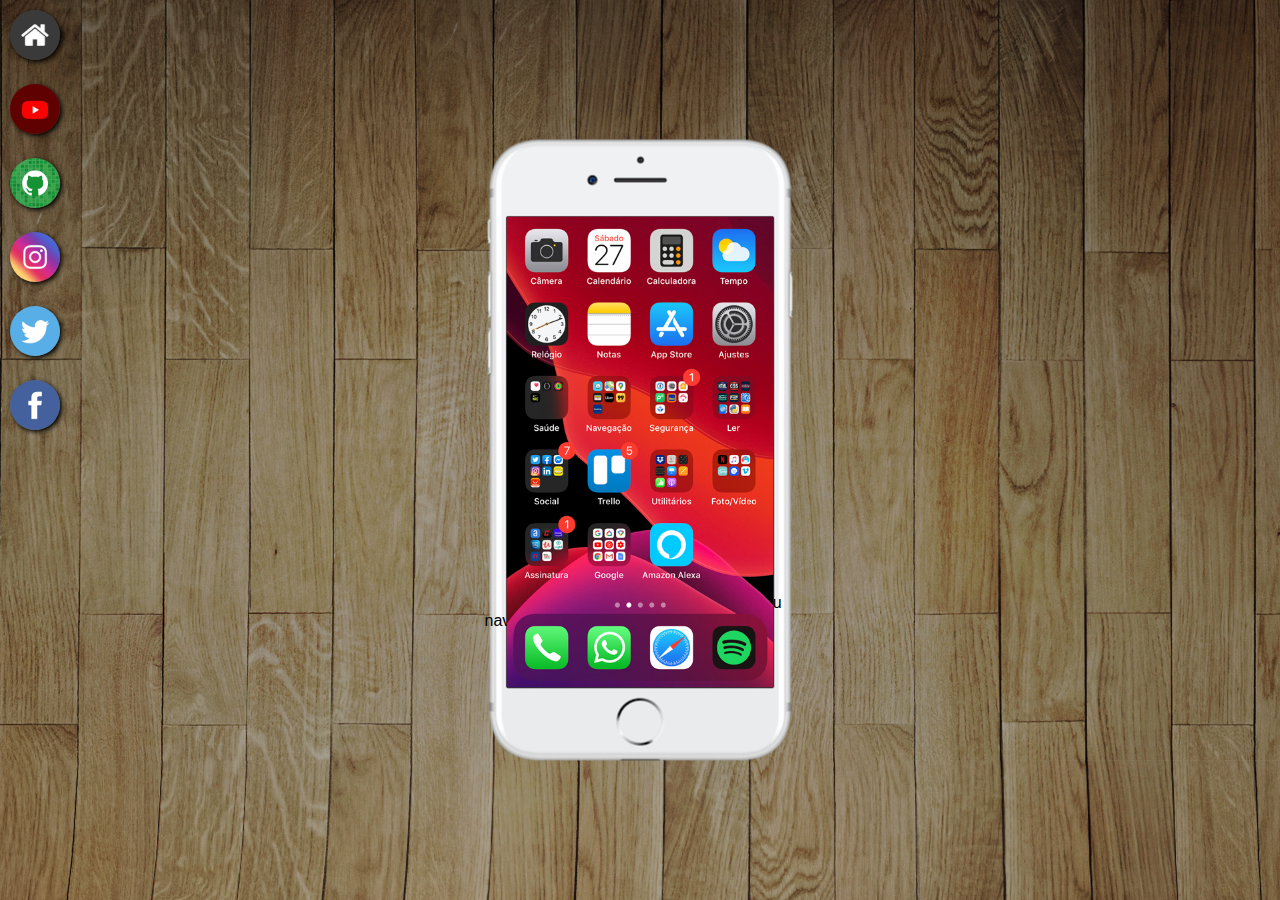
<file: index.html>
<!DOCTYPE html>
<html lang="pt-br">
<head>
    <meta charset="UTF-8">
    <meta name="viewport" content="width=device-width, initial-scale=1.0">
    <link rel="shortcut icon" href="favicon.ico" type="image/x-icon">
    <link rel="stylesheet" href="estilos/style.css">
    <title>Projeto Redes Sociais</title>
</head>
<body>
    <main>
        <section id="telefone">
            <iframe src="home.html" name="tela" id="tela" frameborder="0"></iframe>
seu navegador não é compativel


        </section>

        <section id="redes-sociais">
            <a href="#" target="tela"><img src="imagens/logo-home.jpg" alt=""></a><br>
            <a href="youtube.html" target="tela"><img src="imagens/logo-youtube.jpg" alt=""></a><br>
            <a href="#" target="tela"><img src="imagens/logo-github.jpg" alt=""></a><br>
            <a href="#" target="tela"><img src="imagens/logo-instagram.jpg" alt=""></a><br>
            <a href="#" target="tela"><img src="imagens/logo-twitter.jpg" alt=""></a><br>
            <a href="#" target="tela"><img src="imagens/logo-facebook.jpg" alt=""></a><br>


        </section>
    </main>
</body>
</html>
</file>
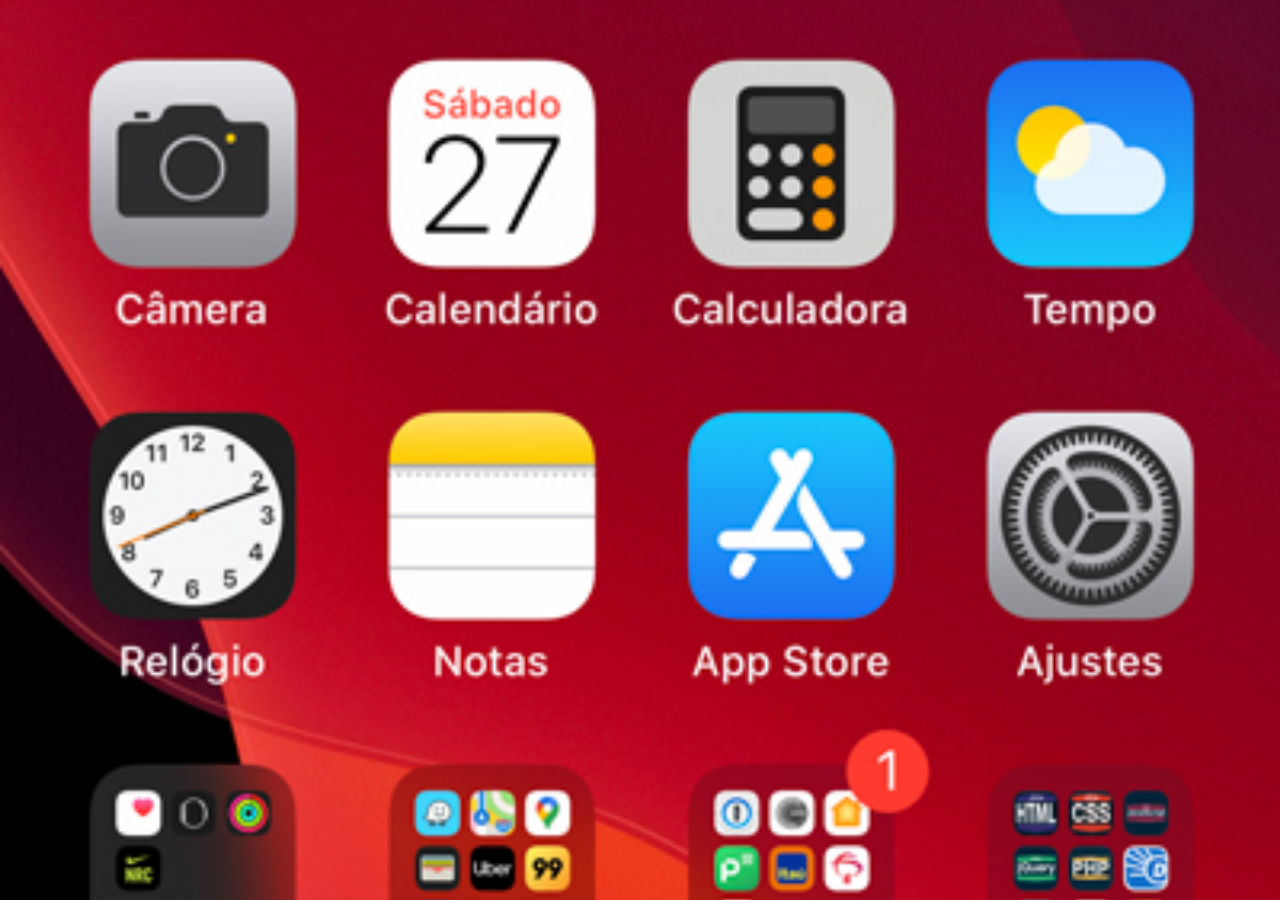
<file: home.html>
<!DOCTYPE html>
<html lang="pt-br">
<head>
    <meta charset="UTF-8">
    <meta name="viewport" content="width=device-width, initial-scale=1.0">
    <title>Home</title>
</head>
<style>
    *{
        margin: 0px;
        padding: 0px;
    }

    body{
        width: 100vw;
        height: 100vh;
        background: black url(imagens/tela-home.jpg) no-repeat top center;
        background-size: cover;
    }
</style>
<body>
    
</body>
</html>
</file>
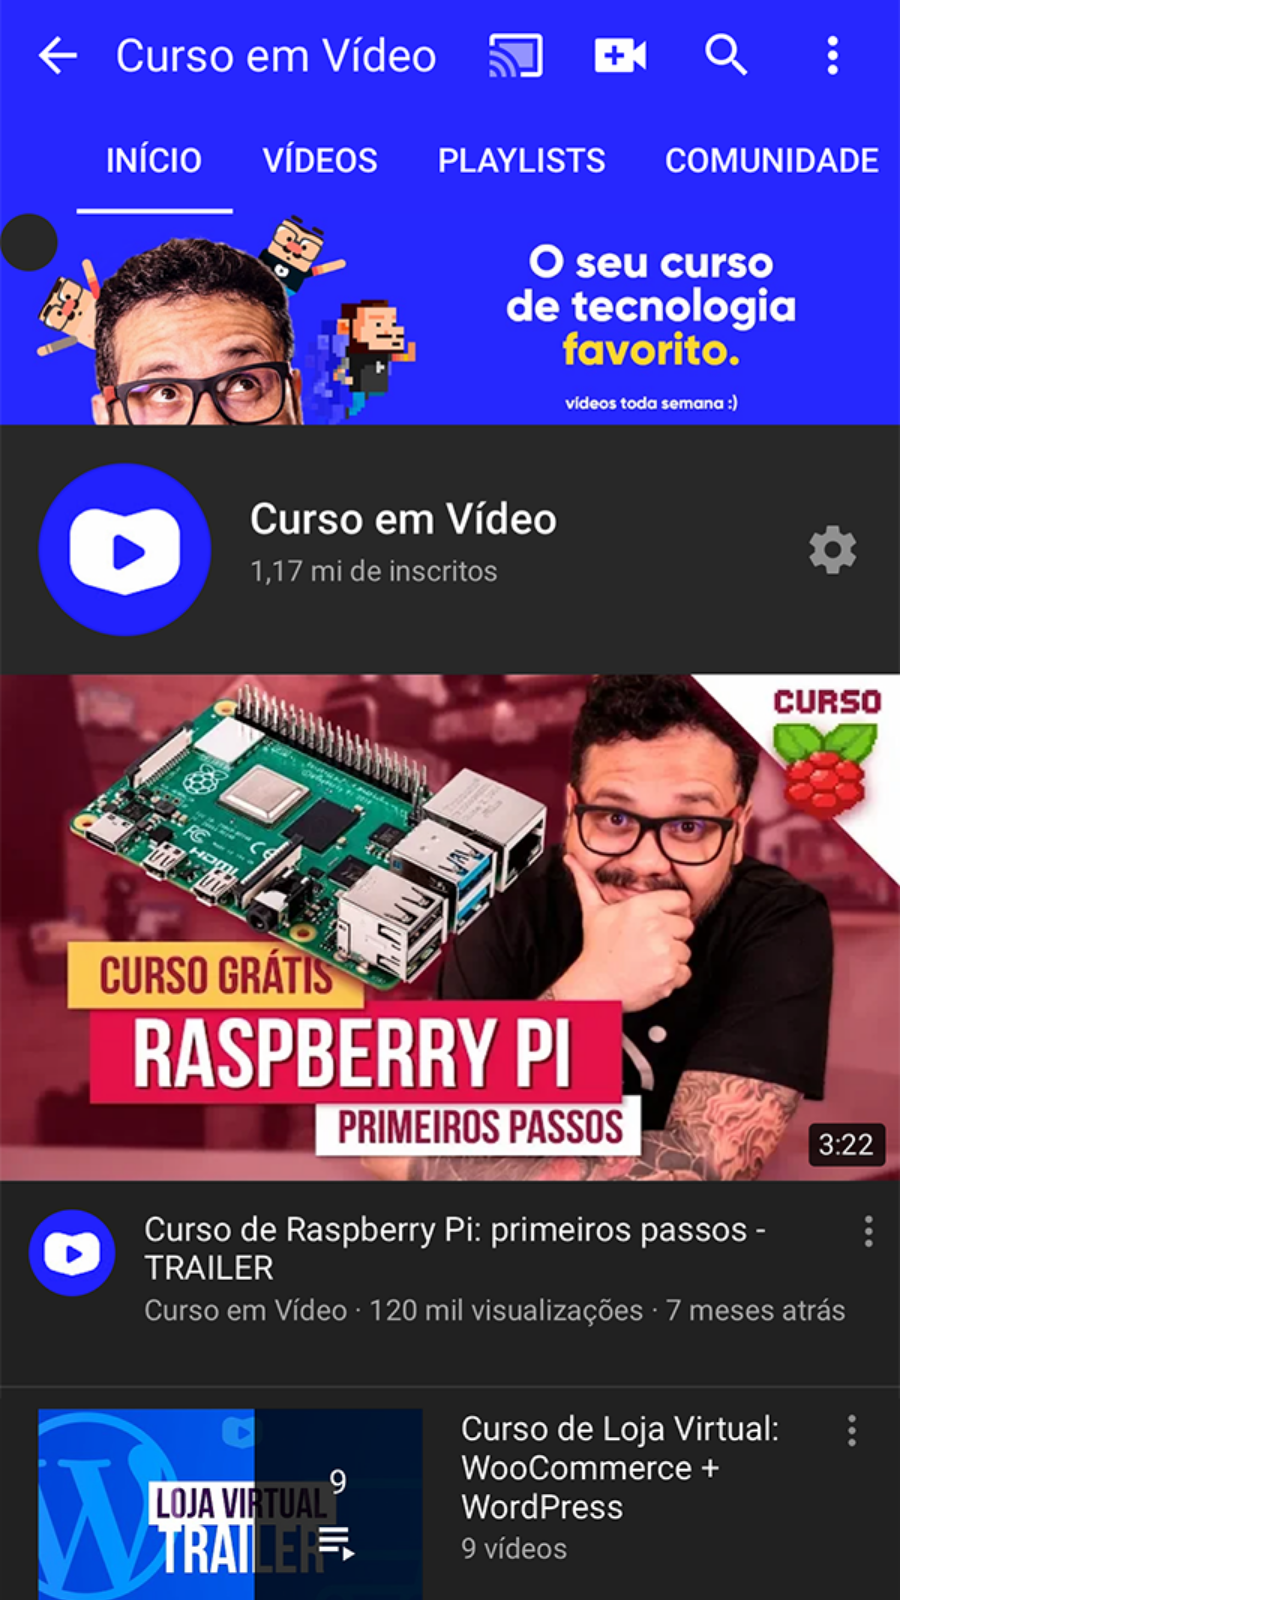
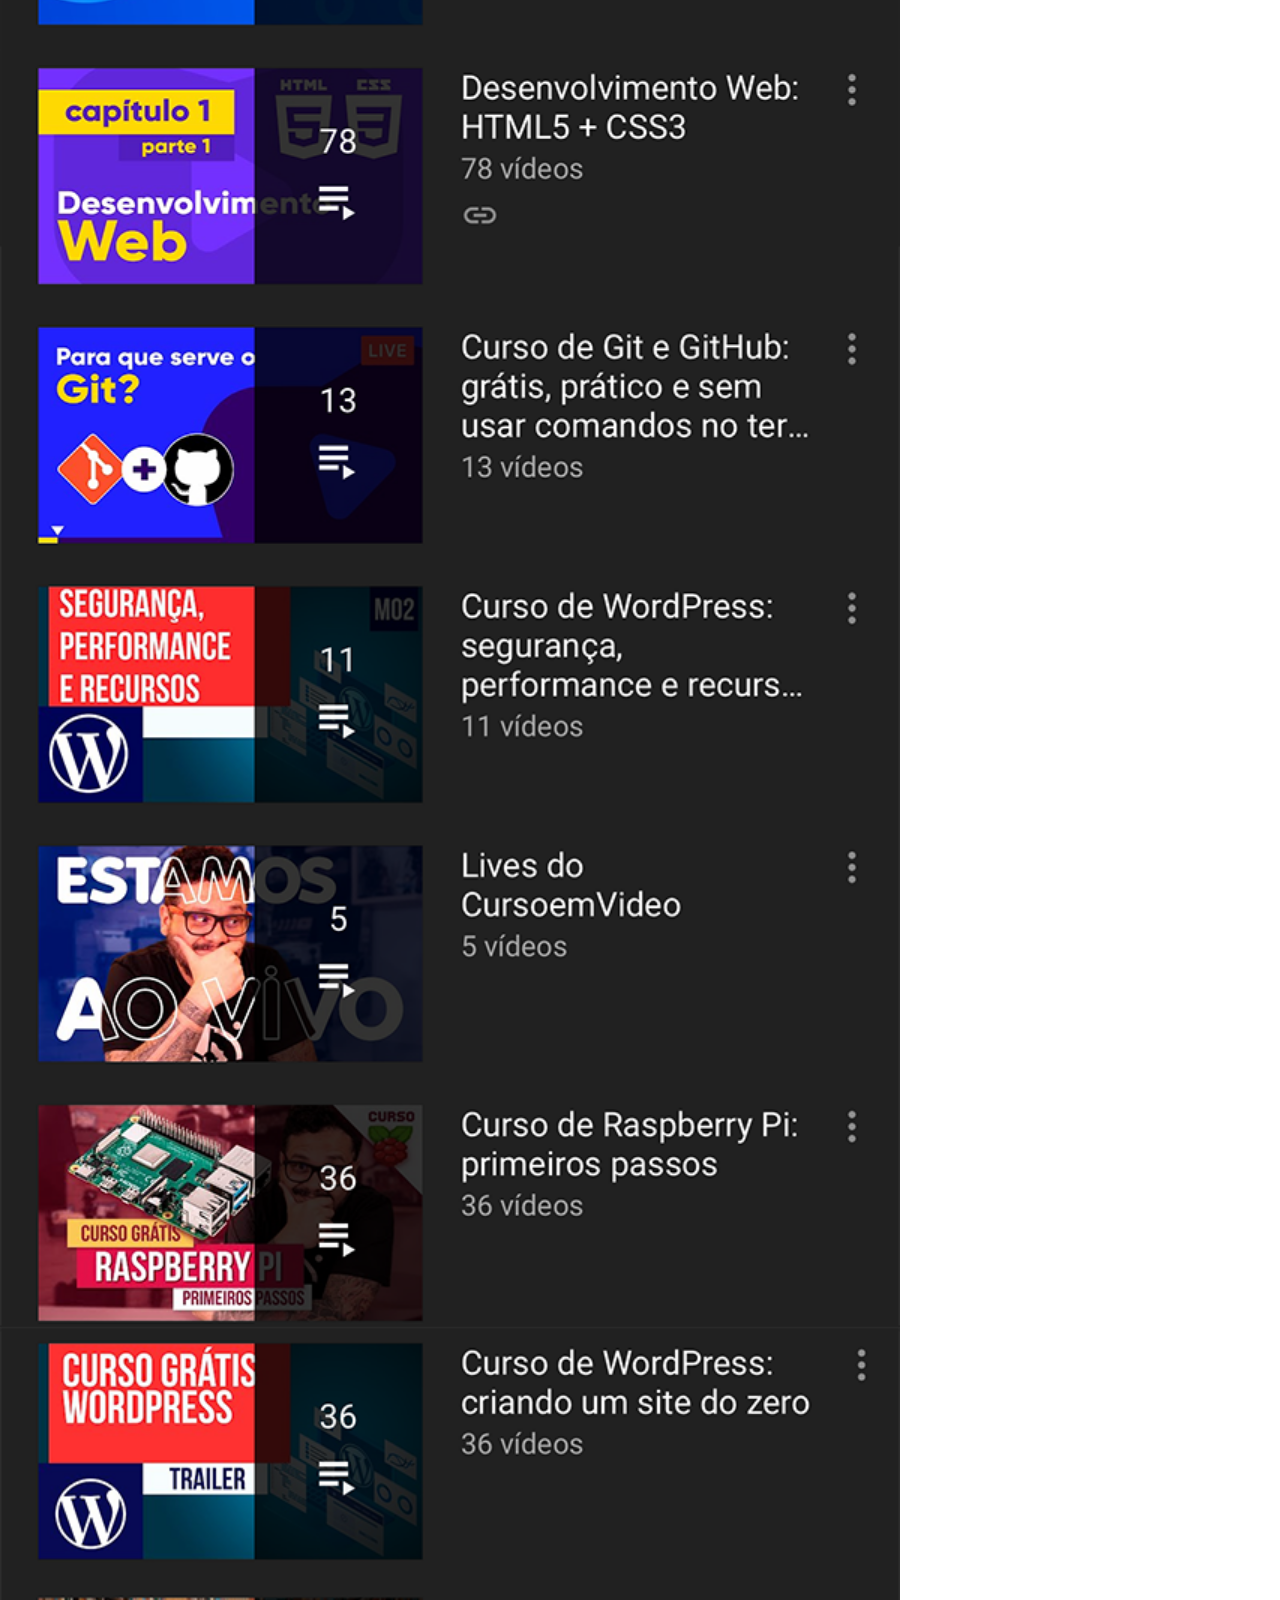
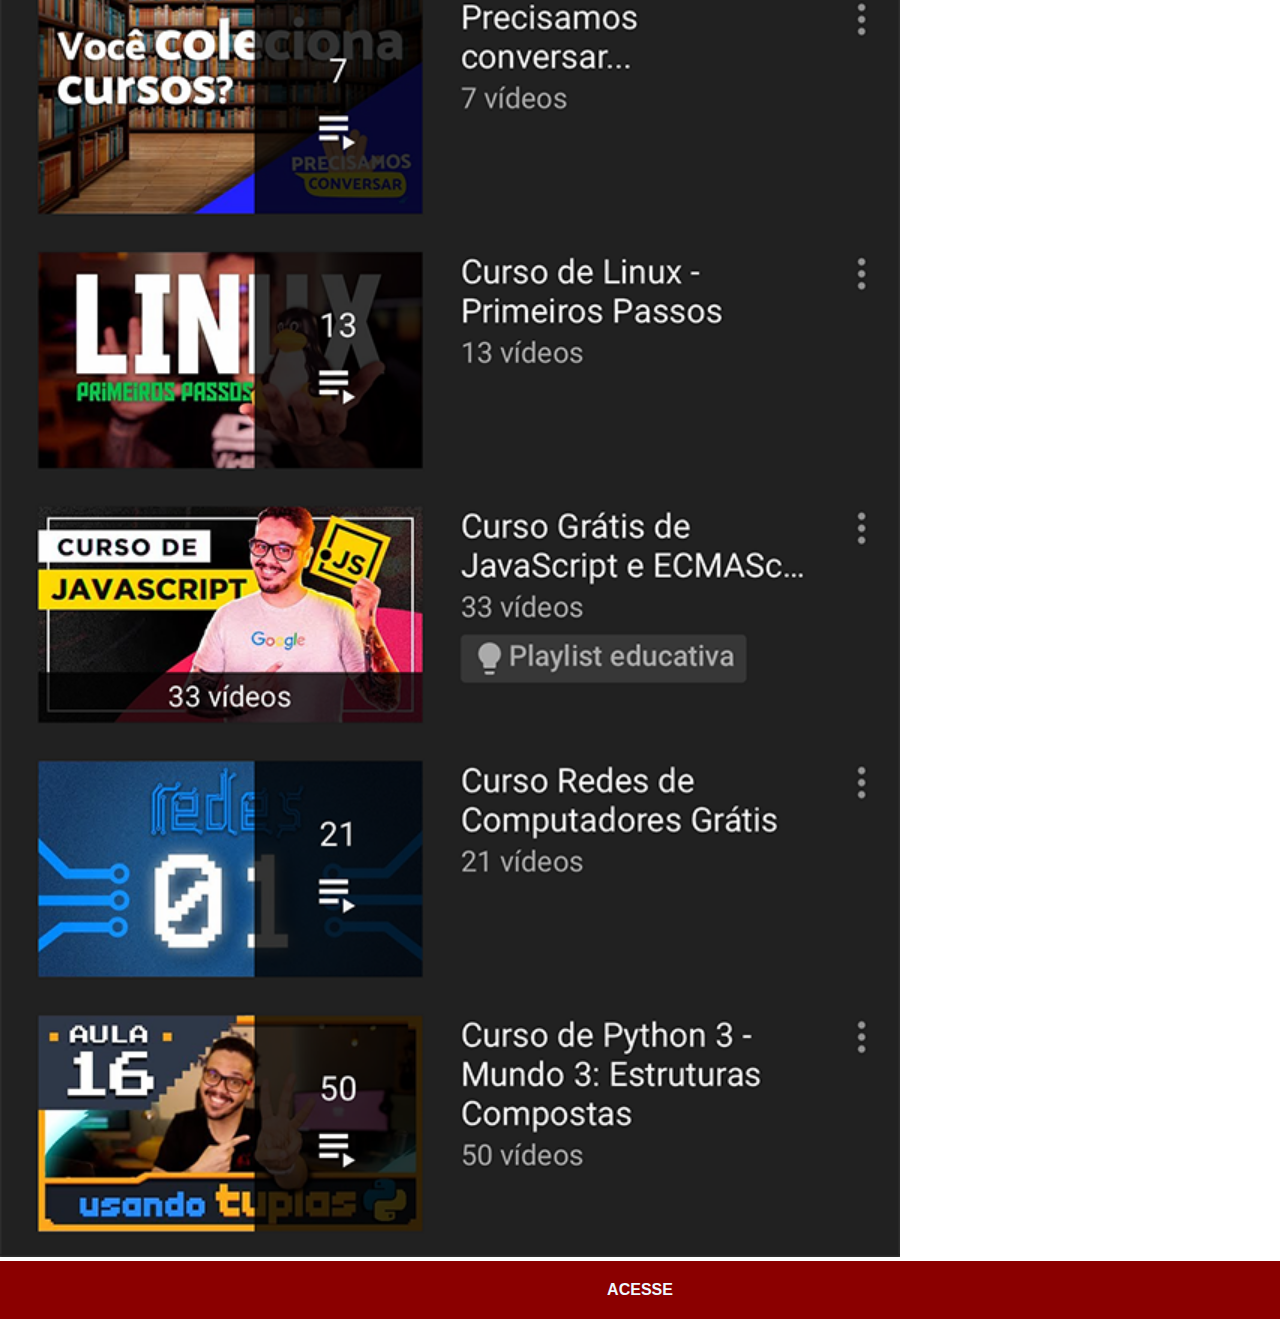
<file: youtube.html>
<!DOCTYPE html>
<html lang="pt-br">
<head>
    <meta charset="UTF-8">
    <meta name="viewport" content="width=device-width, initial-scale=1.0">
    <title>Youtube</title>

    <link rel="stylesheet" href="estilos/social.css">
</head>

<body>
    <img src="imagens/tela-youtube.png" alt="Youtube">
    <a href="https://www.youtube.com" target="_blank"> ACESSE</a>
    
</body>
</html>
</file>
<file: estilos/style.css>
@charset "UTF-8";
*{
    margin: 0px;
    padding: 0px;
    font-family: Arial, Helvetica, sans-serif;

}

html, body{
    height: 100vh;
    width: 100%;
    background-color: black;
}

body{
    background: url('../imagens/fundo-madeira.jpg') no-repeat top center;
}
 main{
    height: 100vh;
    position: relative;
    
 }

 section#telefone{
    position: absolute;
    top: 50%;
    left: 50%;
    transform: translate(-50%, -50%);

    height: 627px;
    width: 311px;
    background-color: blue;
    background: url('../imagens/frame-iphone.png') no-repeat;
 }

 iframe#tela{
    position: relative;
    top: 80px;
    left: 22px;
    width: 267px;
    height: 471px;
 }
 section#redes-sociais img{
    width: 50px;
    margin: 10px;
    border-radius: 50%;
    box-shadow: 2px 2px 5px black;
    box-sizing: border-box;
 }

 section#redes-sociais img:hover{
    border: 2px solid rgba(255, 255, 255, 0.623);
    transform: translate(-3px, -3px);
    box-shadow: 5px  5px 10px black;
    transition: transform .5s, border 1s;

 }
</file>
<file: estilos/social.css>
@charset "UTF-8";
*{
    margin: 0px;
    padding: 0px;
    font-family: Arial, Helvetica, sans-serif;

}

::-webkit-scrollbar{
    width: 0px;
    height: 0px;

}
img{
    width: 100vh;

}
a{
display: block;
background-color: darkred;
color: aliceblue;
padding: 20px;
text-align: center;
font-weight: bolder;
text-decoration: none;
}
a:hover{
background-color: red;
}
</file>
